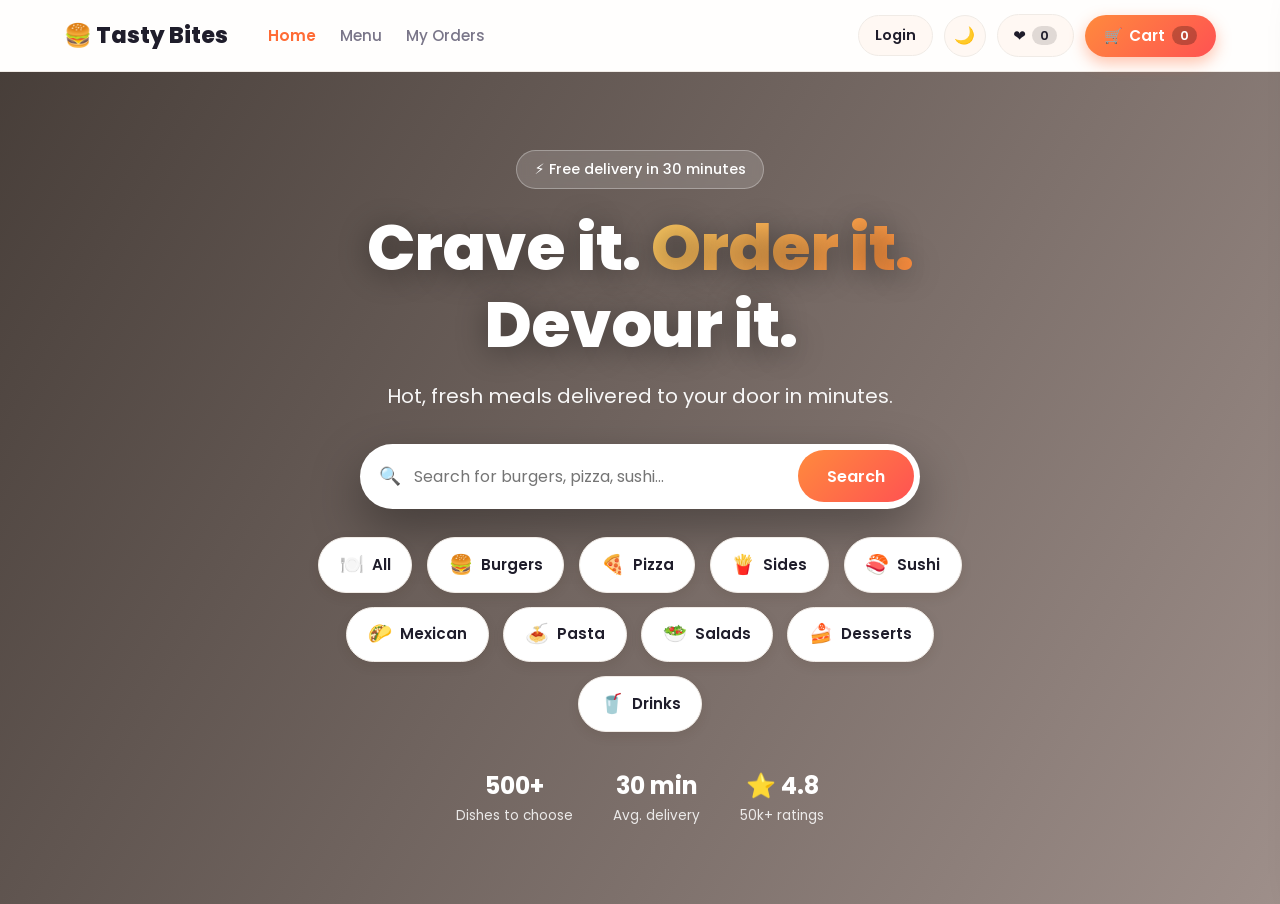
<file: index.html>
<!DOCTYPE html>
<html lang="en">
<head>
  <meta charset="UTF-8" />
  <meta name="viewport" content="width=device-width, initial-scale=1.0" />
  <title>Tasty Bites 🍔 — Order Delicious Food Online</title>

  <link rel="preconnect" href="https://fonts.googleapis.com" />
  <link rel="preconnect" href="https://fonts.gstatic.com" crossorigin />
  <link href="https://fonts.googleapis.com/css2?family=Poppins:wght@400;500;600;700;800&display=swap" rel="stylesheet" />
  <link rel="icon" href="data:image/svg+xml,<svg xmlns='http://www.w3.org/2000/svg' viewBox='0 0 100 100'><text y='.9em' font-size='90'>🍔</text></svg>" />
  <link rel="stylesheet" href="styles.css" />
</head>
<body class="home-page">
  <!-- ===== Header ===== -->
  <header class="header">
    <div class="logo">🍔 Tasty&nbsp;Bites</div>
    <nav class="nav-links">
      <a href="index.html" class="active">Home</a>
      <a href="menu.html">Menu</a>
            <a href="orders.html">My Orders</a>
    </nav>
    <div class="header-actions">
      <div id="auth-area" class="auth-area"></div>
      <button id="theme-toggle" class="theme-toggle" title="Toggle dark mode">🌙</button>
      <button id="wishlist-toggle" class="wishlist-toggle" title="Your wishlist">❤️ <span id="fav-count" class="fav-count">0</span></button>
      <button id="cart-toggle" class="cart-toggle">
        🛒 <span class="cart-label">Cart</span> <span id="cart-count" class="cart-count">0</span>
      </button>
    </div>
  </header>

  <!-- ===== HERO ===== -->
  <section class="hero hero-compact">
    <div class="hero-content">
      <span class="hero-badge">⚡ Free delivery in 30 minutes</span>
      <h1 class="hero-title">Crave it. <span class="grad-text">Order it.</span> Devour it.</h1>
      <p class="hero-subtitle">Hot, fresh meals delivered to your door in minutes.</p>

      <form class="hero-search" id="hero-search-form">
        <span class="search-icon">🔍</span>
        <input type="text" id="search" placeholder="Search for burgers, pizza, sushi..." autocomplete="off" />
        <button type="submit" class="search-btn">Search</button>
      </form>

      <!-- Category quick-links (navigate to the menu page) -->
      <div class="categories hero-categories" id="categories"></div>

      <!-- Trust stats -->
      <div class="hero-stats">
        <div class="stat"><strong>500+</strong><span>Dishes to choose</span></div>
        <div class="stat"><strong>30 min</strong><span>Avg. delivery</span></div>
        <div class="stat"><strong>⭐ 4.8</strong><span>50k+ ratings</span></div>
      </div>
    </div>
  </section>

  <!-- ===== Cart sidebar ===== -->
  <aside class="cart" id="cart">
    <div class="cart-header">
      <h2>Your Order</h2>
      <button id="cart-close" class="cart-close">✕</button>
    </div>
    <ul class="cart-items" id="cart-items">
      <li class="cart-empty">Your cart is empty 🛒</li>
    </ul>
    <div class="cart-footer">
      <div class="bill" id="bill" hidden>
        <div class="bill-row"><span>Item total</span><span id="bill-subtotal">₹0</span></div>
        <div class="bill-row"><span>Delivery fee</span><span id="bill-delivery">₹0</span></div>
        <div class="bill-row"><span>GST (5%)</span><span id="bill-gst">₹0</span></div>
        <div class="bill-row bill-grand"><span>To Pay</span><span id="cart-total">₹0</span></div>
      </div>
      <button id="checkout-btn" class="place-order" disabled>Checkout</button>
    </div>
  </aside>

  <!-- ===== Checkout modal ===== -->
  <div class="modal" id="checkout-modal">
    <div class="modal-box">
      <div class="modal-header">
        <h2>Checkout</h2>
        <button id="modal-close" class="cart-close">✕</button>
      </div>
      <form id="checkout-form" class="checkout-form">
        <label>Full Name<input type="text" id="cust-name" required placeholder="manasa" /></label>
        <label>Phone Number<input type="tel" id="cust-phone" required placeholder="9876543210" pattern="[0-9 +\-]{7,15}" title="Enter a valid phone number" /></label>
        <label>Delivery Address<textarea id="cust-address" required rows="3" placeholder="House no, street, city"></textarea></label>
        <div class="order-summary" id="order-summary"></div>
        <button type="submit" class="place-order">Place Order ✅</button>
      </form>
    </div>
  </div>

  <!-- ===== Login / Sign-up modal ===== -->
  <div class="modal" id="auth-modal">
    <div class="modal-box">
      <div class="modal-header">
        <h2 id="auth-title">Login</h2>
        <button id="auth-close" class="cart-close">✕</button>
      </div>

      <!-- Login form -->
      <form id="login-form" class="checkout-form auth-form">
        <label>Email<input type="email" id="login-email" required placeholder="you@example.com" /></label>
        <label>Password<input type="password" id="login-password" required placeholder="Your password" /></label>
        <button type="submit" class="place-order">Login</button>
        <p class="auth-switch">New here? <a href="#" id="show-signup">Create an account</a></p>
      </form>

      <!-- Sign-up form -->
      <form id="signup-form" class="checkout-form auth-form" hidden>
        <label>Full Name<input type="text" id="signup-name" required placeholder="manasa" /></label>
        <label>Email<input type="email" id="signup-email" required placeholder="you@example.com" /></label>
        <label>Password<input type="password" id="signup-password" required minlength="4" placeholder="At least 4 characters" /></label>
        <button type="submit" class="place-order">Create account ✅</button>
        <p class="auth-switch">Already have an account? <a href="#" id="show-login">Login</a></p>
      </form>
    </div>
  </div>

  <div class="overlay" id="overlay"></div>
  <div class="toast" id="toast" hidden></div>

  <script src="script.js"></script>
</body>
</html>
</file>
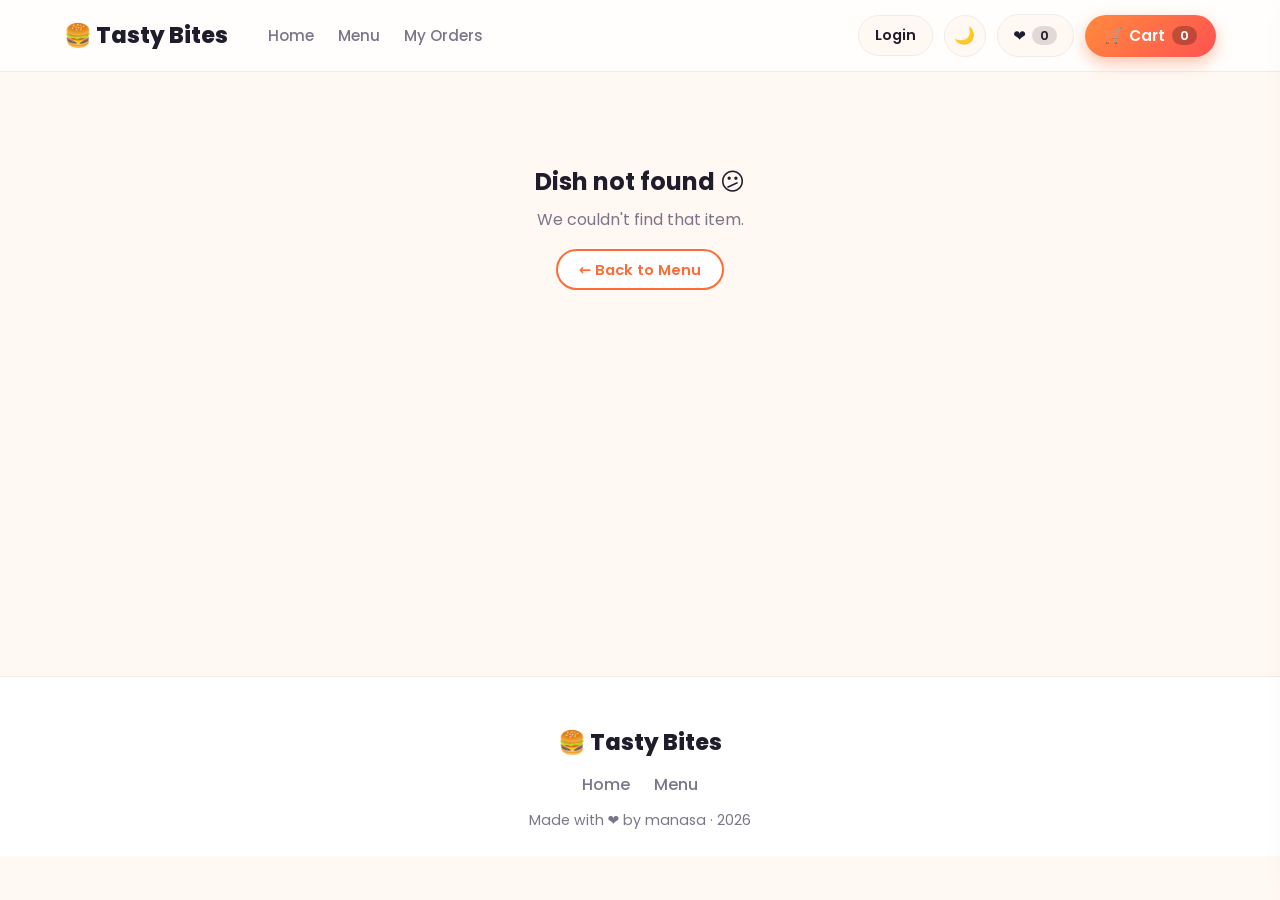
<file: details.html>
<!DOCTYPE html>
<html lang="en">
<head>
  <meta charset="UTF-8" />
  <meta name="viewport" content="width=device-width, initial-scale=1.0" />
  <title>Dish Details · Tasty Bites 🍔</title>

  <link rel="preconnect" href="https://fonts.googleapis.com" />
  <link rel="preconnect" href="https://fonts.gstatic.com" crossorigin />
  <link href="https://fonts.googleapis.com/css2?family=Poppins:wght@400;500;600;700;800&display=swap" rel="stylesheet" />
  <link rel="icon" href="data:image/svg+xml,<svg xmlns='http://www.w3.org/2000/svg' viewBox='0 0 100 100'><text y='.9em' font-size='90'>🍔</text></svg>" />
  <link rel="stylesheet" href="styles.css" />
</head>
<body class="details-page">
  <!-- ===== Header ===== -->
  <header class="header">
    <div class="logo">🍔 Tasty&nbsp;Bites</div>
    <nav class="nav-links">
      <a href="index.html">Home</a>
      <a href="menu.html">Menu</a>
      <a href="orders.html">My Orders</a>
    </nav>
    <div class="header-actions">
      <div id="auth-area" class="auth-area"></div>
      <button id="theme-toggle" class="theme-toggle" title="Toggle dark mode">🌙</button>
      <button id="wishlist-toggle" class="wishlist-toggle" title="Your wishlist">❤️ <span id="fav-count" class="fav-count">0</span></button>
      <button id="cart-toggle" class="cart-toggle">
        🛒 <span class="cart-label">Cart</span> <span id="cart-count" class="cart-count">0</span>
      </button>
    </div>
  </header>

  <!-- ===== Food details (filled by script.js from ?id=) ===== -->
  <main class="detail-wrap" id="detail-container"></main>

  <!-- ===== Cart sidebar ===== -->
  <aside class="cart" id="cart">
    <div class="cart-header">
      <h2>Your Order</h2>
      <button id="cart-close" class="cart-close">✕</button>
    </div>
    <ul class="cart-items" id="cart-items">
      <li class="cart-empty">Your cart is empty 🛒</li>
    </ul>
    <div class="cart-footer">
      <div class="bill" id="bill" hidden>
        <div class="bill-row"><span>Item total</span><span id="bill-subtotal">₹0</span></div>
        <div class="bill-row"><span>Delivery fee</span><span id="bill-delivery">₹0</span></div>
        <div class="bill-row"><span>GST (5%)</span><span id="bill-gst">₹0</span></div>
        <div class="bill-row bill-grand"><span>To Pay</span><span id="cart-total">₹0</span></div>
      </div>
      <button id="checkout-btn" class="place-order" disabled>Checkout</button>
    </div>
  </aside>

  <!-- ===== Checkout modal ===== -->
  <div class="modal" id="checkout-modal">
    <div class="modal-box">
      <div class="modal-header">
        <h2>Checkout</h2>
        <button id="modal-close" class="cart-close">✕</button>
      </div>
      <form id="checkout-form" class="checkout-form">
        <label>Full Name<input type="text" id="cust-name" required placeholder="manasa" /></label>
        <label>Phone Number<input type="tel" id="cust-phone" required placeholder="9876543210" pattern="[0-9 +\-]{7,15}" title="Enter a valid phone number" /></label>
        <label>Delivery Address<textarea id="cust-address" required rows="3" placeholder="House no, street, city"></textarea></label>
        <div class="order-summary" id="order-summary"></div>
        <button type="submit" class="place-order">Place Order ✅</button>
      </form>
    </div>
  </div>

  <!-- ===== Login / Sign-up modal ===== -->
  <div class="modal" id="auth-modal">
    <div class="modal-box">
      <div class="modal-header">
        <h2 id="auth-title">Login</h2>
        <button id="auth-close" class="cart-close">✕</button>
      </div>

      <!-- Login form -->
      <form id="login-form" class="checkout-form auth-form">
        <label>Email<input type="email" id="login-email" required placeholder="you@example.com" /></label>
        <label>Password<input type="password" id="login-password" required placeholder="Your password" /></label>
        <button type="submit" class="place-order">Login</button>
        <p class="auth-switch">New here? <a href="#" id="show-signup">Create an account</a></p>
      </form>

      <!-- Sign-up form -->
      <form id="signup-form" class="checkout-form auth-form" hidden>
        <label>Full Name<input type="text" id="signup-name" required placeholder="manasa" /></label>
        <label>Email<input type="email" id="signup-email" required placeholder="you@example.com" /></label>
        <label>Password<input type="password" id="signup-password" required minlength="4" placeholder="At least 4 characters" /></label>
        <button type="submit" class="place-order">Create account ✅</button>
        <p class="auth-switch">Already have an account? <a href="#" id="show-login">Login</a></p>
      </form>
    </div>
  </div>

  <div class="overlay" id="overlay"></div>
  <div class="toast" id="toast" hidden></div>

  <footer class="footer footer-slim">
    <div class="logo">🍔 Tasty Bites</div>
    <div class="footer-links">
      <a href="index.html">Home</a>
      <a href="menu.html">Menu</a>
    </div>
    <p class="footer-bottom">Made with ❤️ by manasa · 2026</p>
  </footer>

  <script src="script.js"></script>
</body>
</html>
</file>
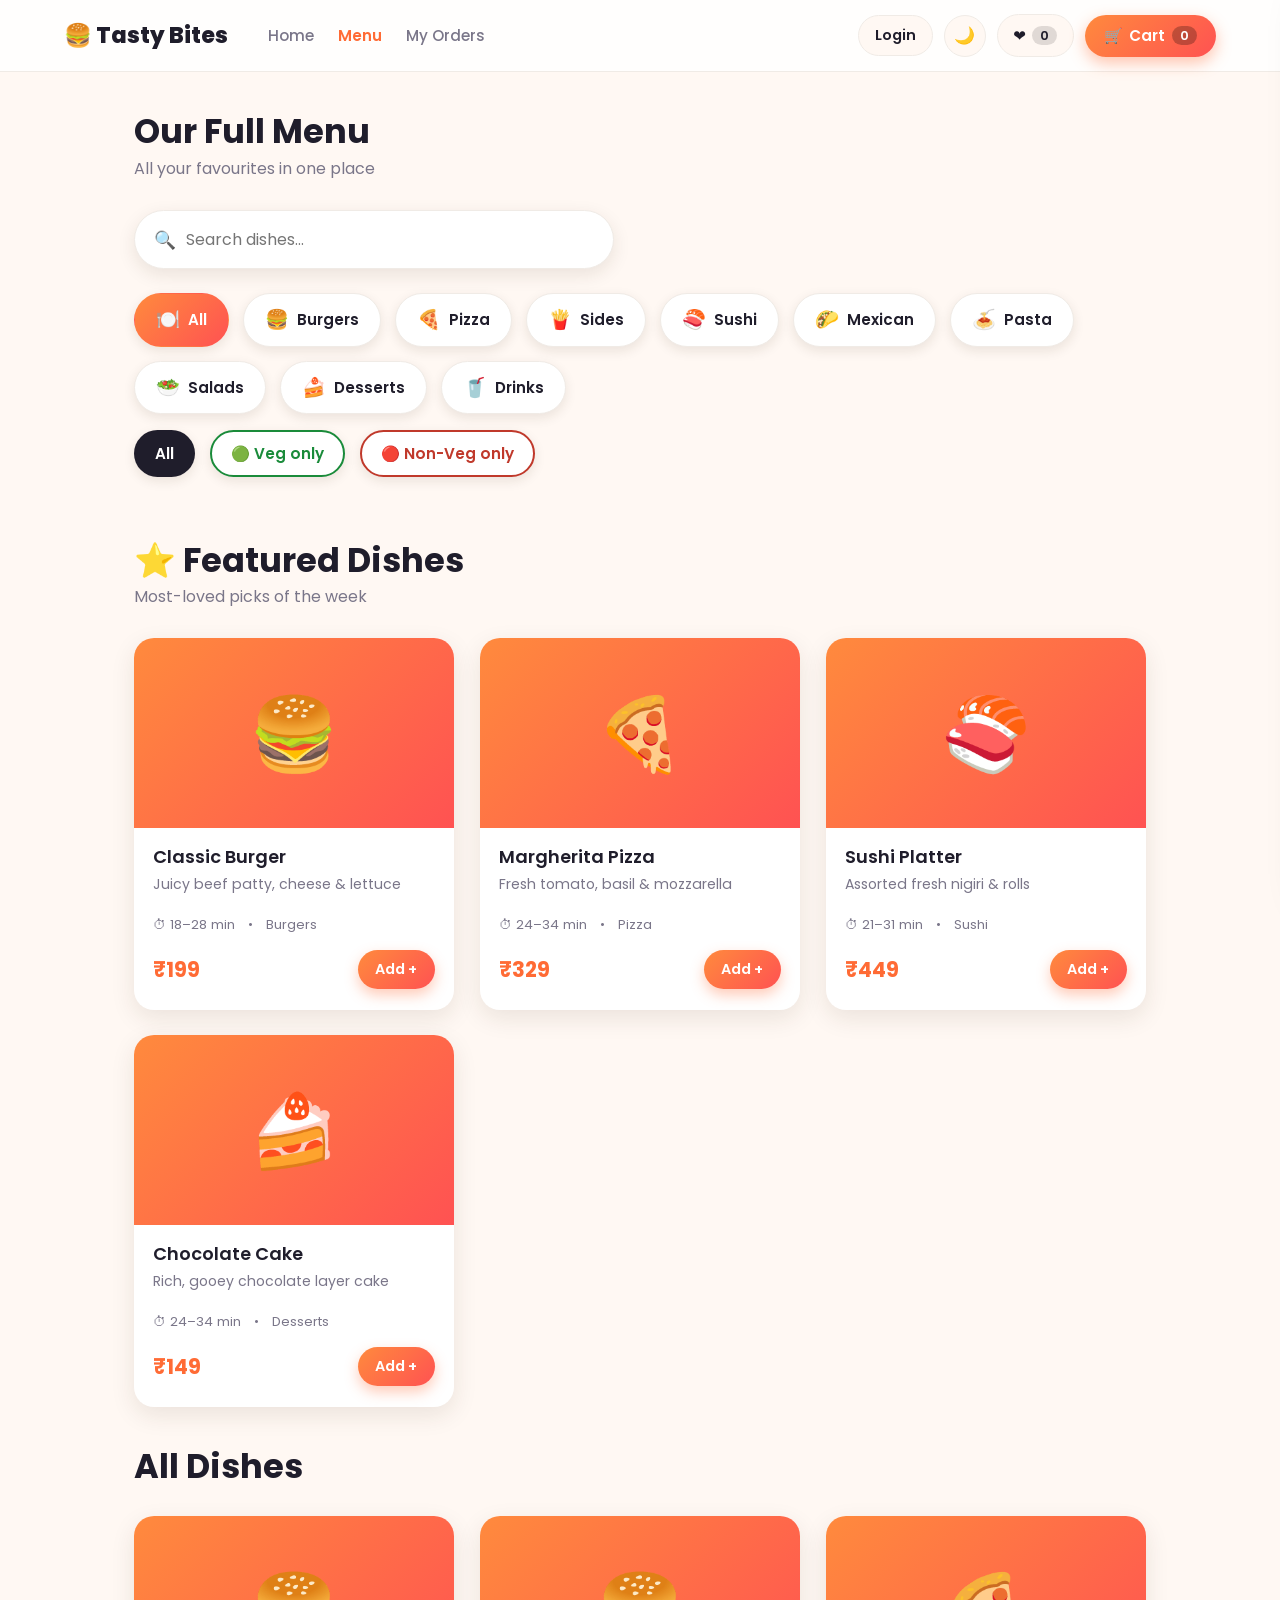
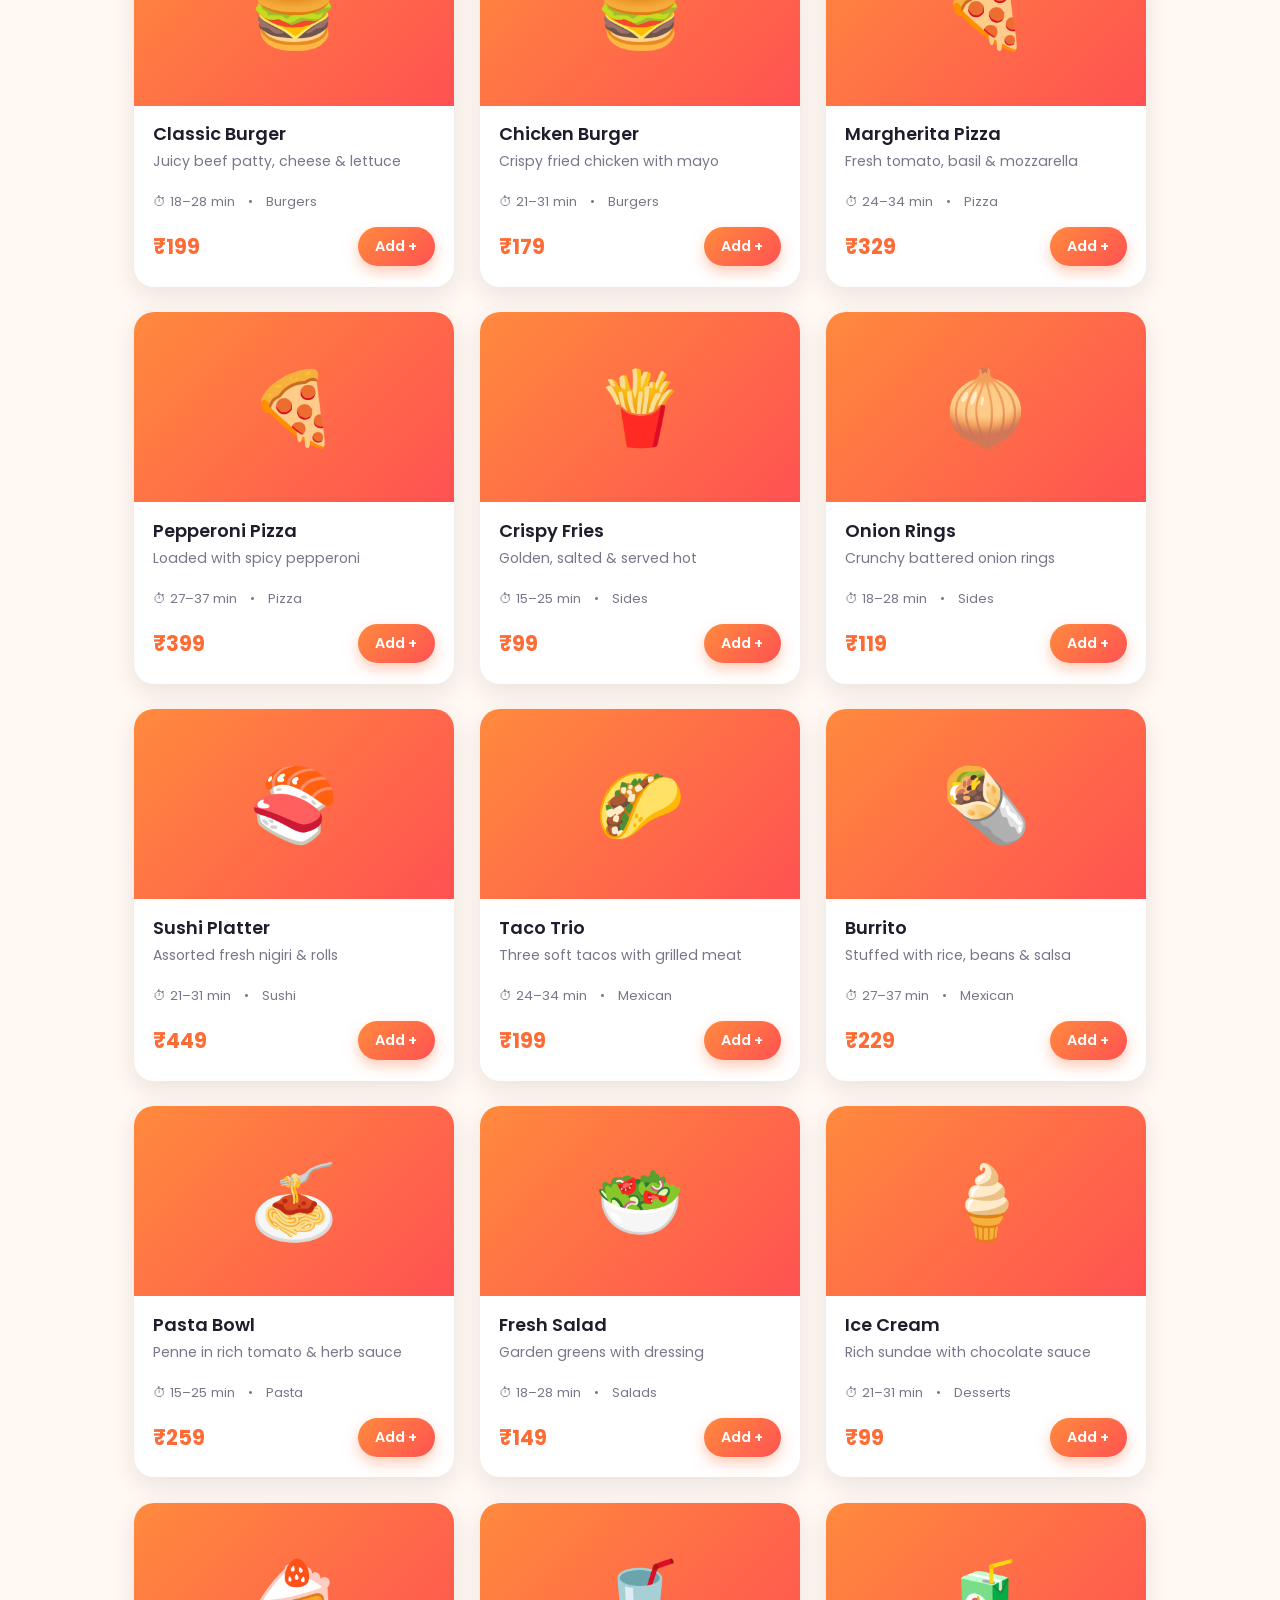
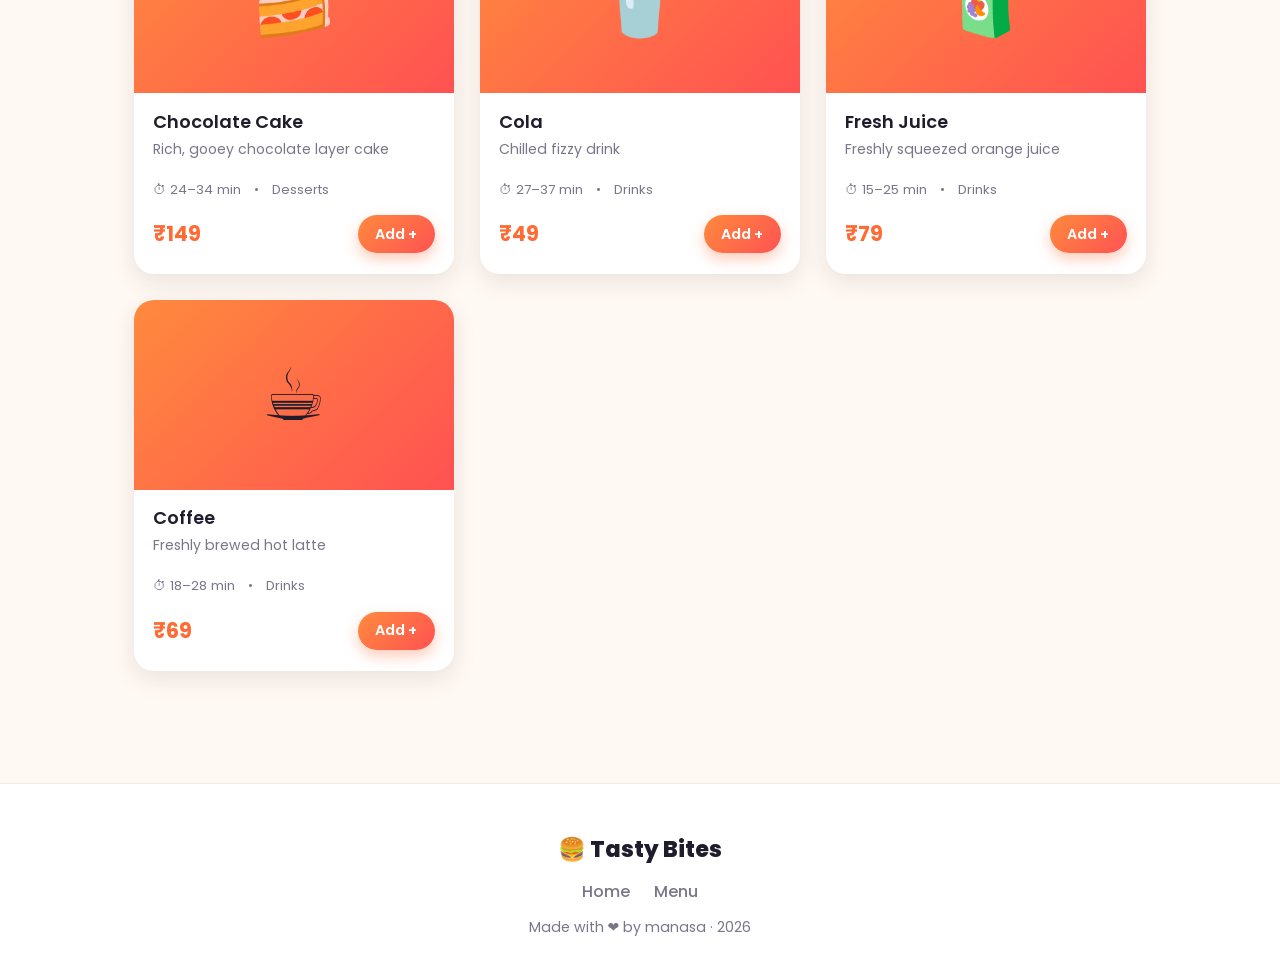
<file: menu.html>
<!DOCTYPE html>
<html lang="en">
<head>
  <meta charset="UTF-8" />
  <meta name="viewport" content="width=device-width, initial-scale=1.0" />
  <title>Menu · Tasty Bites 🍔</title>

  <link rel="preconnect" href="https://fonts.googleapis.com" />
  <link rel="preconnect" href="https://fonts.gstatic.com" crossorigin />
  <link href="https://fonts.googleapis.com/css2?family=Poppins:wght@400;500;600;700;800&display=swap" rel="stylesheet" />
  <link rel="icon" href="data:image/svg+xml,<svg xmlns='http://www.w3.org/2000/svg' viewBox='0 0 100 100'><text y='.9em' font-size='90'>🍔</text></svg>" />
  <link rel="stylesheet" href="styles.css" />
</head>
<body class="menu-page">
  <!-- ===== Header ===== -->
  <header class="header">
    <div class="logo">🍔 Tasty&nbsp;Bites</div>
    <nav class="nav-links">
      <a href="index.html">Home</a>
      <a href="menu.html" class="active">Menu</a>
      <a href="orders.html">My Orders</a>
    </nav>
    <div class="header-actions">
      <div id="auth-area" class="auth-area"></div>
      <button id="theme-toggle" class="theme-toggle" title="Toggle dark mode">🌙</button>
      <button id="wishlist-toggle" class="wishlist-toggle" title="Your wishlist">❤️ <span id="fav-count" class="fav-count">0</span></button>
      <button id="cart-toggle" class="cart-toggle">
        🛒 <span class="cart-label">Cart</span> <span id="cart-count" class="cart-count">0</span>
      </button>
    </div>
  </header>

  <!-- ===== Menu page title + filters ===== -->
  <section class="menu-top">
    <div class="section-head">
      <h2>Our Full Menu</h2>
      <p>All your favourites in one place</p>
    </div>

    <form class="menu-search" id="hero-search-form">
      <span class="search-icon">🔍</span>
      <input type="text" id="search" placeholder="Search dishes..." autocomplete="off" />
    </form>

    <div class="categories" id="categories"></div>

    <!-- Veg / Non-veg diet filter -->
    <div class="diet-filters" id="diet-filters">
      <button class="diet-btn active" onclick="setDiet('All')">All</button>
      <button class="diet-btn diet-veg" onclick="setDiet('veg')">🟢 Veg only</button>
      <button class="diet-btn diet-nonveg" onclick="setDiet('nonveg')">🔴 Non-Veg only</button>
    </div>
  </section>

  <!-- ===== Featured dishes (moved here from the home page) ===== -->
  <section class="section featured-section" id="featured-section">
    <div class="section-head">
      <h2>⭐ Featured Dishes</h2>
      <p>Most-loved picks of the week</p>
    </div>
    <div class="menu-grid" id="featured-grid"></div>
  </section>

  <!-- ===== Full menu grid ===== -->
  <main class="section menu-main" id="menu-section">
    <div class="section-head"><h2>All Dishes</h2></div>
    <div class="menu-grid" id="menu-grid"></div>
    <p id="no-results" class="no-results" hidden>No dishes match your search 😕</p>
  </main>

  <!-- ===== Cart sidebar ===== -->
  <aside class="cart" id="cart">
    <div class="cart-header">
      <h2>Your Order</h2>
      <button id="cart-close" class="cart-close">✕</button>
    </div>
    <ul class="cart-items" id="cart-items">
      <li class="cart-empty">Your cart is empty 🛒</li>
    </ul>
    <div class="cart-footer">
      <div class="bill" id="bill" hidden>
        <div class="bill-row"><span>Item total</span><span id="bill-subtotal">₹0</span></div>
        <div class="bill-row"><span>Delivery fee</span><span id="bill-delivery">₹0</span></div>
        <div class="bill-row"><span>GST (5%)</span><span id="bill-gst">₹0</span></div>
        <div class="bill-row bill-grand"><span>To Pay</span><span id="cart-total">₹0</span></div>
      </div>
      <button id="checkout-btn" class="place-order" disabled>Checkout</button>
    </div>
  </aside>

  <!-- ===== Checkout modal ===== -->
  <div class="modal" id="checkout-modal">
    <div class="modal-box">
      <div class="modal-header">
        <h2>Checkout</h2>
        <button id="modal-close" class="cart-close">✕</button>
      </div>
      <form id="checkout-form" class="checkout-form">
        <label>Full Name<input type="text" id="cust-name" required placeholder="manasa" /></label>
        <label>Phone Number<input type="tel" id="cust-phone" required placeholder="9876543210" pattern="[0-9 +\-]{7,15}" title="Enter a valid phone number" /></label>
        <label>Delivery Address<textarea id="cust-address" required rows="3" placeholder="House no, street, city"></textarea></label>
        <div class="order-summary" id="order-summary"></div>
        <button type="submit" class="place-order">Place Order ✅</button>
      </form>
    </div>
  </div>

  <!-- ===== Login / Sign-up modal ===== -->
  <div class="modal" id="auth-modal">
    <div class="modal-box">
      <div class="modal-header">
        <h2 id="auth-title">Login</h2>
        <button id="auth-close" class="cart-close">✕</button>
      </div>

      <!-- Login form -->
      <form id="login-form" class="checkout-form auth-form">
        <label>Email<input type="email" id="login-email" required placeholder="you@example.com" /></label>
        <label>Password<input type="password" id="login-password" required placeholder="Your password" /></label>
        <button type="submit" class="place-order">Login</button>
        <p class="auth-switch">New here? <a href="#" id="show-signup">Create an account</a></p>
      </form>

      <!-- Sign-up form -->
      <form id="signup-form" class="checkout-form auth-form" hidden>
        <label>Full Name<input type="text" id="signup-name" required placeholder="manasa" /></label>
        <label>Email<input type="email" id="signup-email" required placeholder="you@example.com" /></label>
        <label>Password<input type="password" id="signup-password" required minlength="4" placeholder="At least 4 characters" /></label>
        <button type="submit" class="place-order">Create account ✅</button>
        <p class="auth-switch">Already have an account? <a href="#" id="show-login">Login</a></p>
      </form>
    </div>
  </div>

  <div class="overlay" id="overlay"></div>
  <div class="toast" id="toast" hidden></div>

  <footer class="footer footer-slim">
    <div class="logo">🍔 Tasty Bites</div>
    <div class="footer-links">
      <a href="index.html">Home</a>
      <a href="menu.html">Menu</a>
    </div>
    <p class="footer-bottom">Made with ❤️ by manasa · 2026</p>
  </footer>

  <script src="script.js"></script>
</body>
</html>
</file>
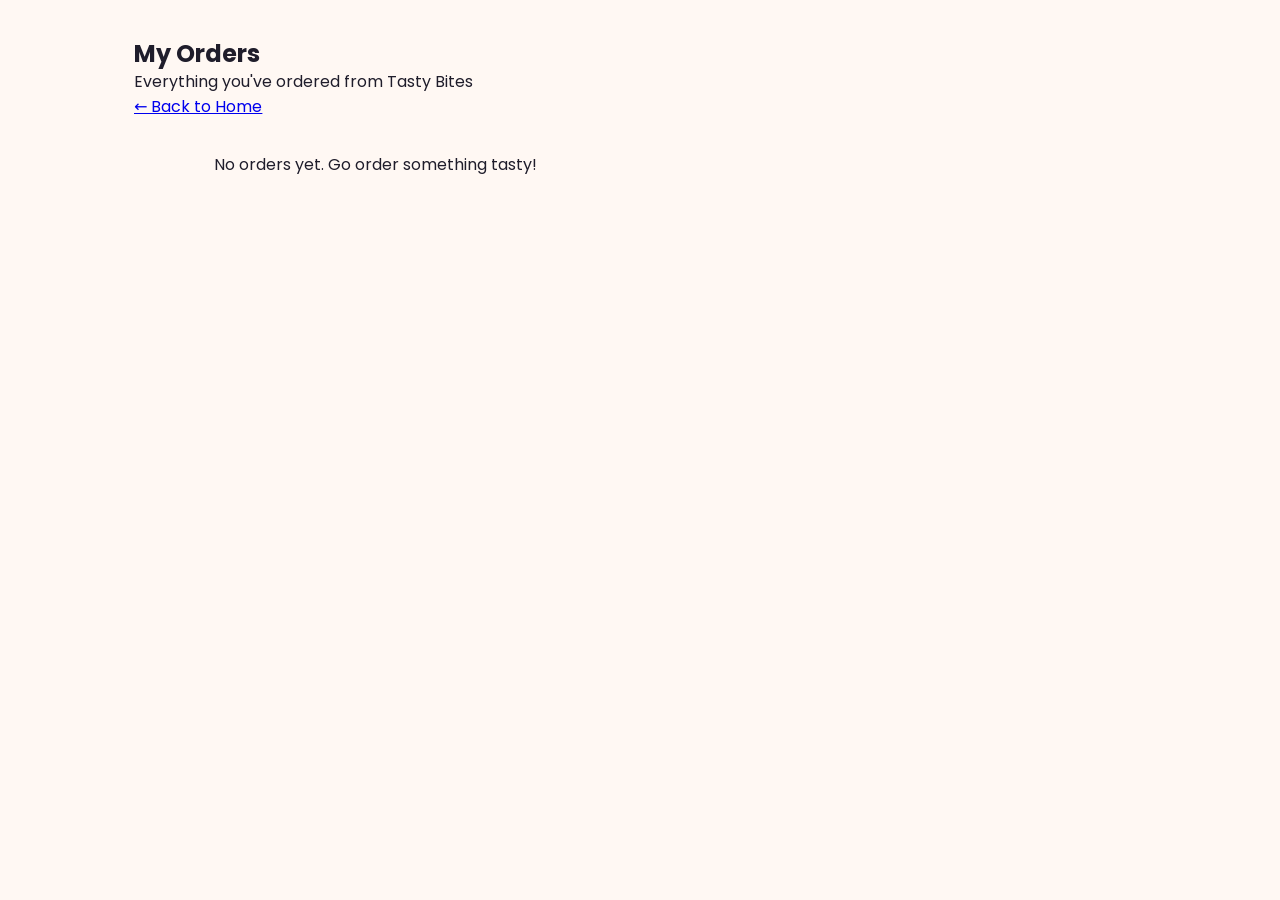
<file: orders.html>
<!DOCTYPE html>
<html lang="en">
<head>
  <meta charset="UTF-8" />
  <meta name="viewport" content="width=device-width, initial-scale=1.0" />
  <title>My Orders · Tasty Bites 🍔</title>
  <link rel="preconnect" href="https://fonts.googleapis.com" />
  <link rel="preconnect" href="https://fonts.gstatic.com" crossorigin />
  <link href="https://fonts.googleapis.com/css2?family=Poppins:wght@400;500;600;700;800&display=swap" rel="stylesheet" />
  <link rel="stylesheet" href="styles.css" />
</head>
<body class="menu-page">

  <section class="menu-top">
    <h1>My Orders</h1>
    <p>Everything you've ordered from Tasty Bites</p>
    <p><a href="index.html">← Back to Home</a></p>
  </section>

  <section id="orders-list" style="max-width:900px;margin:0 auto;padding:24px;"></section>

  <script>
    function renderOrders() {
      const box = document.getElementById("orders-list");
      const orders = JSON.parse(localStorage.getItem("tastyBitesOrders") || "[]");

      if (orders.length === 0) {
        box.innerHTML = "<p>No orders yet. Go order something tasty!</p>";
        return;
      }

      box.innerHTML = orders.map(o => {
        const when = new Date(o.date).toLocaleString("en-IN");
        const items = o.items
          .map(i => `${i.qty} × ${i.name} — ₹${i.price}`)
          .join("<br>");

        return `
          <div style="background:#fff;border-radius:16px;padding:20px;margin-bottom:16px;box-shadow:0 2px 10px rgba(0,0,0,.08);">
            <h3>Order ${o.id}</h3>
            <p><strong>Placed:</strong> ${when}</p>
            <p><strong>Name:</strong> ${o.name} &nbsp; <strong>Phone:</strong> ${o.phone}</p>
            <p><strong>Address:</strong> ${o.address}</p>
            <p><strong>Items:</strong><br>${items}</p>
            <p><strong>Total paid:</strong> ${o.total}</p>
          </div>
        `;
      }).join("");
    }

    renderOrders();
  </script>

</body>
</html>
</file>
<file: styles.css>
/* =====================================================================
   THEME VARIABLES
   ===================================================================== */
:root {
  --bg: #fff8f3;
  --surface: #ffffff;
  --text: #1f1d2b;
  --muted: #7a7689;
  --brand: #ff6b35;
  --brand-2: #f7411e;
  --accent: #ffb627;
  --border: #f0ebe6;
  --shadow: rgba(60, 40, 20, 0.10);
  --shadow-lg: rgba(60, 40, 20, 0.18);
  --grad: linear-gradient(135deg, #ff8a3d 0%, #ff5252 100%);
  --grad-soft: linear-gradient(135deg, #fff1e6 0%, #ffe9ec 100%);
}

body.dark {
  --bg: #15131c;
  --surface: #1f1d2b;
  --text: #f3f1f7;
  --muted: #a39fb3;
  --brand: #ff7d4d;
  --brand-2: #ff5252;
  --accent: #ffc857;
  --border: #2c2939;
  --shadow: rgba(0, 0, 0, 0.4);
  --shadow-lg: rgba(0, 0, 0, 0.55);
  --grad: linear-gradient(135deg, #ff7d4d 0%, #ff4b4b 100%);
  --grad-soft: linear-gradient(135deg, #241f2e 0%, #2a1f28 100%);
}

* { margin: 0; padding: 0; box-sizing: border-box; }

html { scroll-behavior: smooth; }

body {
  font-family: 'Poppins', system-ui, -apple-system, sans-serif;
  color: var(--text);
  background: var(--bg);
  line-height: 1.6;
  transition: background 0.3s, color 0.3s;
}

h1, h2, h3, h4 { line-height: 1.2; }
.grad-text {
  background: var(--grad);
  -webkit-background-clip: text;
  background-clip: text;
  -webkit-text-fill-color: transparent;
}

/* =====================================================================
   HEADER
   ===================================================================== */
.header {
  display: flex;
  align-items: center;
  gap: 1.5rem;
  padding: 0.9rem 5%;
  background: color-mix(in srgb, var(--surface) 80%, transparent);
  backdrop-filter: blur(12px);
  position: sticky;
  top: 0;
  z-index: 100;
  border-bottom: 1px solid var(--border);
}
.logo { font-size: 1.4rem; font-weight: 800; white-space: nowrap; }

.nav-links { display: flex; gap: 1.5rem; margin-left: 1rem; flex: 1; }
.nav-links a {
  color: var(--muted);
  text-decoration: none;
  font-weight: 500;
  font-size: 0.95rem;
  transition: color 0.2s;
}
.nav-links a:hover { color: var(--brand); }
.nav-links a.active { color: var(--brand); font-weight: 600; }

.header-actions { display: flex; align-items: center; gap: 0.7rem; }

/* Login / Sign-up area in the header */
.auth-area { display: flex; align-items: center; gap: 0.5rem; }
.auth-toggle {
  background: var(--bg);
  border: 1px solid var(--border);
  color: var(--text);
  padding: 0.55rem 1rem;
  border-radius: 999px;
  font-weight: 600; font-size: 0.9rem; font-family: inherit;
  cursor: pointer;
  transition: transform 0.18s ease, border-color 0.2s, color 0.2s;
}
.auth-toggle:hover { transform: translateY(-2px); border-color: var(--brand); color: var(--brand); }
.auth-hi { font-weight: 600; font-size: 0.9rem; color: var(--text); }
.auth-switch { text-align: center; font-size: 0.88rem; color: var(--muted); margin-top: 0.2rem; }
.auth-switch a { color: var(--brand); font-weight: 600; text-decoration: none; }
.auth-switch a:hover { text-decoration: underline; }
@media (max-width: 560px) { .auth-hi { display: none; } }

.theme-toggle {
  background: var(--bg);
  border: 1px solid var(--border);
  font-size: 1.05rem;
  width: 42px; height: 42px;
  border-radius: 50%;
  cursor: pointer;
  transition: transform 0.25s ease, background 0.2s;
}
.theme-toggle:hover { transform: rotate(25deg) scale(1.1); }

.cart-toggle {
  background: var(--grad);
  color: #fff;
  border: none;
  padding: 0.6rem 1.2rem;
  border-radius: 999px;
  font-weight: 600;
  font-size: 0.95rem;
  cursor: pointer;
  font-family: inherit;
  display: flex; align-items: center; gap: 0.4rem;
  box-shadow: 0 6px 16px color-mix(in srgb, var(--brand) 40%, transparent);
  transition: transform 0.18s ease, box-shadow 0.2s;
}
.cart-toggle:hover { transform: translateY(-2px); box-shadow: 0 10px 22px color-mix(in srgb, var(--brand) 55%, transparent); }
.cart-count {
  background: rgba(0, 0, 0, 0.25);
  border-radius: 999px;
  padding: 0.05rem 0.5rem;
  font-size: 0.8rem;
}

/* =====================================================================
   HERO
   ===================================================================== */
.hero {
  position: relative;
  min-height: 78vh;
  display: flex;
  align-items: center;
  justify-content: center;
  text-align: center;
  padding: 4rem 5%;
  background:
    linear-gradient(120deg, rgba(20, 10, 5, 0.78), rgba(40, 15, 10, 0.45)),
    url('https://images.unsplash.com/photo-1504674900247-0877df9cc836?w=1600&q=80&auto=format&fit=crop') center/cover no-repeat;
}
.hero-content { max-width: 760px; color: #fff; position: relative; z-index: 2; }

.hero-badge {
  display: inline-block;
  background: rgba(255, 255, 255, 0.15);
  border: 1px solid rgba(255, 255, 255, 0.3);
  backdrop-filter: blur(6px);
  padding: 0.45rem 1.1rem;
  border-radius: 999px;
  font-size: 0.9rem;
  font-weight: 500;
  margin-bottom: 1.3rem;
}
.hero-title {
  font-size: clamp(2.2rem, 6vw, 4rem);
  font-weight: 800;
  margin-bottom: 1rem;
  letter-spacing: -1px;
  text-shadow: 0 4px 30px rgba(0, 0, 0, 0.4);
}
.hero-title .grad-text {
  background: linear-gradient(135deg, #ffd166, #ff8a3d);
  -webkit-background-clip: text; background-clip: text; -webkit-text-fill-color: transparent;
}
.hero-subtitle {
  font-size: clamp(1rem, 2.2vw, 1.25rem);
  opacity: 0.95;
  margin-bottom: 2rem;
  font-weight: 400;
}

/* Hero search */
.hero-search {
  display: flex;
  align-items: center;
  background: #fff;
  border-radius: 999px;
  padding: 0.4rem 0.4rem 0.4rem 1.2rem;
  max-width: 560px;
  margin: 0 auto;
  box-shadow: 0 20px 50px rgba(0, 0, 0, 0.35);
}
.search-icon { font-size: 1.1rem; }
.hero-search input {
  flex: 1;
  border: none;
  outline: none;
  padding: 0.85rem 0.8rem;
  font-size: 1rem;
  font-family: inherit;
  background: transparent;
  color: #1f1d2b;
}
.search-btn {
  background: var(--grad);
  color: #fff;
  border: none;
  padding: 0.85rem 1.8rem;
  border-radius: 999px;
  font-weight: 600;
  font-size: 1rem;
  font-family: inherit;
  cursor: pointer;
  transition: transform 0.18s ease, filter 0.2s;
}
.search-btn:hover { transform: scale(1.04); filter: brightness(1.05); }

/* Hero stats */
.hero-stats {
  display: flex;
  justify-content: center;
  gap: 2.5rem;
  margin-top: 2.2rem;
}
.stat { display: flex; flex-direction: column; }
.stat strong { font-size: 1.5rem; font-weight: 700; }
.stat span { font-size: 0.85rem; opacity: 0.85; }

/* =====================================================================
   SPECIAL OFFERS
   ===================================================================== */
.offers {
  display: grid;
  grid-template-columns: repeat(auto-fit, minmax(250px, 1fr));
  gap: 1.2rem;
  max-width: 1140px;
  margin: -3.5rem auto 0;
  padding: 0 5%;
  position: relative;
  z-index: 5;
}
.offer-card {
  display: flex;
  align-items: center;
  gap: 1rem;
  padding: 1.4rem;
  border-radius: 18px;
  color: #fff;
  box-shadow: 0 14px 34px var(--shadow-lg);
  transition: transform 0.2s ease;
}
.offer-card:hover { transform: translateY(-5px); }
.offer-card h3 { font-size: 1.3rem; font-weight: 700; }
.offer-card p { font-size: 0.88rem; opacity: 0.95; }
.offer-emoji { font-size: 2.4rem; }
.offer-1 { background: linear-gradient(135deg, #ff8a3d, #ff5252); }
.offer-2 { background: linear-gradient(135deg, #36d1dc, #5b86e5); }
.offer-3 { background: linear-gradient(135deg, #a770ef, #cf8bf3, #fdb99b); }

/* =====================================================================
   SECTIONS
   ===================================================================== */
.section { max-width: 1140px; margin: 0 auto; padding: 3.5rem 5% 1rem; }
.section-head { margin-bottom: 1.8rem; }
.section-head h2 { font-size: clamp(1.5rem, 3.5vw, 2.1rem); font-weight: 700; }
.section-head p { color: var(--muted); margin-top: 0.2rem; }

/* Categories */
.categories {
  display: flex;
  flex-wrap: wrap;
  gap: 0.9rem;
}
.cat-btn {
  display: flex;
  align-items: center;
  gap: 0.5rem;
  background: var(--surface);
  color: var(--text);
  border: 1px solid var(--border);
  padding: 0.7rem 1.3rem;
  border-radius: 999px;
  cursor: pointer;
  font-size: 0.95rem;
  font-weight: 600;
  font-family: inherit;
  box-shadow: 0 4px 12px var(--shadow);
  transition: transform 0.18s ease, box-shadow 0.2s, background 0.2s, color 0.2s;
}
.cat-btn .cat-icon { font-size: 1.2rem; }
.cat-btn:hover { transform: translateY(-3px); box-shadow: 0 10px 22px var(--shadow-lg); }
.cat-btn.active { background: var(--grad); color: #fff; border-color: transparent; }
a.cat-btn { text-decoration: none; }

/* ---- Veg / Non-veg diet filter ---- */
.diet-filters {
  display: flex;
  flex-wrap: wrap;
  gap: 0.9rem;
  margin-top: 1rem;
}
.diet-btn {
  background: var(--surface);
  color: var(--text);
  border: 2px solid var(--border);
  padding: 0.6rem 1.2rem;
  border-radius: 999px;
  cursor: pointer;
  font-size: 0.95rem;
  font-weight: 600;
  font-family: inherit;
  box-shadow: 0 4px 12px var(--shadow);
  transition: transform 0.18s ease, box-shadow 0.2s, background 0.2s, color 0.2s, border-color 0.2s;
}
.diet-btn:hover { transform: translateY(-3px); box-shadow: 0 10px 22px var(--shadow-lg); }

/* Outline colours so the buttons read as veg/non-veg even when unselected */
.diet-veg    { border-color: #1a8b3a; color: #1a8b3a; }
.diet-nonveg { border-color: #c0392b; color: #c0392b; }

/* Selected state fills the button with its colour */
.diet-btn.active           { background: var(--text); color: #fff; border-color: transparent; }
.diet-veg.active           { background: #1a8b3a; color: #fff; border-color: transparent; }
.diet-nonveg.active        { background: #c0392b; color: #fff; border-color: transparent; }

/* =====================================================================
   COMPACT HOME LAYOUT
   ===================================================================== */
/* Home hero fills exactly one screen (viewport minus the sticky header) */
.hero-compact {
  min-height: calc(100vh - 68px);
  padding-top: 2rem;
  padding-bottom: 2rem;
}
/* Stop the landing page from scrolling */
.home-page { overflow: hidden; }
.hero-categories {
  justify-content: center;
  margin-top: 1.8rem;
  max-width: 680px;
  margin-left: auto;
  margin-right: auto;
}

.section-head-row {
  display: flex;
  align-items: flex-end;
  justify-content: space-between;
  gap: 1rem;
  flex-wrap: wrap;
}
.view-all-btn {
  background: var(--surface);
  color: var(--brand);
  border: 2px solid var(--brand);
  padding: 0.55rem 1.3rem;
  border-radius: 999px;
  font-weight: 600;
  font-size: 0.92rem;
  text-decoration: none;
  white-space: nowrap;
  transition: background 0.2s, color 0.2s, transform 0.15s;
}
.view-all-btn:hover { background: var(--grad); color: #fff; border-color: transparent; transform: translateY(-2px); }
.featured-home { padding-bottom: 3rem; }

/* =====================================================================
   MENU PAGE
   ===================================================================== */
.menu-top { max-width: 1140px; margin: 0 auto; padding: 2.5rem 5% 0.5rem; }
.menu-search {
  display: flex;
  align-items: center;
  gap: 0.6rem;
  background: var(--surface);
  border: 1px solid var(--border);
  border-radius: 999px;
  padding: 0.3rem 1.2rem;
  max-width: 480px;
  margin: 0 0 1.5rem;
  box-shadow: 0 6px 18px var(--shadow);
}
.menu-search input {
  flex: 1; border: none; outline: none; background: transparent;
  padding: 0.7rem 0; font-size: 1rem; font-family: inherit; color: var(--text);
}
.menu-main { padding-top: 1.5rem; padding-bottom: 3rem; min-height: 50vh; }

/* =====================================================================
   FOOD DETAILS PAGE
   ===================================================================== */
.detail-wrap { max-width: 1000px; margin: 0 auto; padding: 2rem 5% 1rem; min-height: 60vh; }
.back-link {
  display: inline-block;
  margin-bottom: 1.4rem;
  color: var(--brand);
  text-decoration: none;
  font-weight: 600;
}
.back-link:hover { text-decoration: underline; }

.detail-card {
  display: grid;
  grid-template-columns: 1fr 1fr;
  gap: 2.5rem;
  background: var(--surface);
  border-radius: 24px;
  padding: 1.4rem;
  box-shadow: 0 14px 40px var(--shadow);
}
.detail-img-wrap {
  position: relative;
  border-radius: 18px;
  overflow: hidden;
  min-height: 320px;
  background: var(--grad);
  display: flex; align-items: center; justify-content: center;
}
.detail-img-wrap img { width: 100%; height: 100%; object-fit: cover; }

.detail-info { display: flex; flex-direction: column; padding: 0.6rem 0.6rem 0.6rem 0; }
.detail-cat {
  align-self: flex-start;
  background: var(--grad-soft);
  color: var(--brand);
  padding: 0.35rem 0.9rem;
  border-radius: 999px;
  font-weight: 600;
  font-size: 0.85rem;
  margin-bottom: 0.8rem;
}
.detail-info h1 { font-size: clamp(1.8rem, 4vw, 2.6rem); font-weight: 800; margin-bottom: 0.7rem; }
.detail-meta { display: flex; flex-wrap: wrap; gap: 1.2rem; color: var(--muted); font-weight: 500; margin-bottom: 1.1rem; }
.veg-label.veg { color: #2b9348; }
.veg-label.nonveg { color: #c0392b; }
.detail-desc { color: var(--muted); font-size: 1.05rem; line-height: 1.7; margin-bottom: 1.4rem; }
.detail-price { font-size: 2.2rem; font-weight: 800; color: var(--brand); margin-bottom: 1.3rem; }

.qty-row { display: flex; align-items: center; gap: 1rem; margin-bottom: 1.4rem; }
.qty-row button {
  width: 44px; height: 44px;
  border: 1px solid var(--border);
  background: var(--bg); color: var(--text);
  border-radius: 12px; cursor: pointer; font-size: 1.4rem; font-weight: 700;
  transition: background 0.2s;
}
.qty-row button:hover { background: var(--grad-soft); }
.qty-row #detail-qty { font-size: 1.3rem; font-weight: 700; min-width: 2rem; text-align: center; }

.detail-add { align-self: flex-start; padding: 0.9rem 2.2rem; font-size: 1.05rem; }

.detail-missing { text-align: center; padding: 4rem 1rem; }
.detail-missing h2 { margin-bottom: 0.6rem; }
.detail-missing p { color: var(--muted); margin-bottom: 1.5rem; }

@media (max-width: 720px) {
  .detail-card { grid-template-columns: 1fr; gap: 1.4rem; }
  .detail-img-wrap { min-height: 240px; }
}

/* =====================================================================
   SLIM FOOTER
   ===================================================================== */
.footer-slim {
  display: flex;
  flex-direction: column;
  align-items: center;
  gap: 0.7rem;
  text-align: center;
  margin-top: 2rem;
  padding: 2rem 5%;
}
.footer-links { display: flex; gap: 1.5rem; }
.footer-links a { color: var(--muted); text-decoration: none; font-weight: 500; transition: color 0.2s; }
.footer-links a:hover { color: var(--brand); }
.footer-slim .footer-bottom { margin-top: 0; }

/* =====================================================================
   MENU CARDS
   ===================================================================== */
.menu-grid {
  display: grid;
  grid-template-columns: repeat(auto-fill, minmax(240px, 1fr));
  gap: 1.6rem;
}
.card {
  background: var(--surface);
  border-radius: 20px;
  overflow: hidden;
  box-shadow: 0 8px 24px var(--shadow);
  transition: transform 0.25s ease, box-shadow 0.25s ease;
  display: flex;
  flex-direction: column;
  cursor: pointer;
}
.card:hover {
  transform: translateY(-10px);
  box-shadow: 0 22px 44px var(--shadow-lg);
}

.card-img-wrap {
  position: relative;
  width: 100%;
  height: 190px;
  overflow: hidden;
  background: var(--grad);
  display: flex; align-items: center; justify-content: center;
}
.card-img { width: 100%; height: 100%; object-fit: cover; transition: transform 0.5s ease; }
.card:hover .card-img { transform: scale(1.1); }
.emoji-fallback { font-size: 4.5rem; }

/* Heart / wishlist button on each dish card */
.fav-btn {
  position: absolute;
  top: 10px; left: 10px;
  width: 38px; height: 38px;
  border: none; border-radius: 50%;
  background: rgba(255, 255, 255, 0.92);
  font-size: 1.05rem; line-height: 1;
  cursor: pointer;
  display: flex; align-items: center; justify-content: center;
  box-shadow: 0 4px 10px rgba(0, 0, 0, 0.18);
  transition: transform 0.15s ease;
  z-index: 2;
}
.fav-btn:hover { transform: scale(1.18); }
.fav-btn.is-fav { background: #fff; }

/* "Save to wishlist" button on the details page */
.detail-fav {
  margin-top: 0.7rem;
  background: var(--bg);
  border: 1px solid var(--border);
  color: var(--text);
  padding: 0.7rem 1.1rem;
  border-radius: 12px;
  font-weight: 600; font-family: inherit; font-size: 0.95rem;
  cursor: pointer;
  display: inline-flex; align-items: center; gap: 0.4rem;
  transition: border-color 0.2s, color 0.2s, transform 0.15s ease;
}
.detail-fav:hover { transform: translateY(-2px); }
.detail-fav.is-fav { border-color: var(--brand); color: var(--brand); background: var(--grad-soft); }

/* Header wishlist button */
.wishlist-toggle {
  background: var(--bg);
  border: 1px solid var(--border);
  color: var(--text);
  padding: 0.55rem 0.95rem;
  border-radius: 999px;
  font-weight: 600; font-size: 0.95rem; font-family: inherit;
  cursor: pointer;
  display: flex; align-items: center; gap: 0.4rem;
  transition: transform 0.18s ease, border-color 0.2s, color 0.2s;
}
.wishlist-toggle:hover { transform: translateY(-2px); border-color: var(--brand); }
.wishlist-toggle.active { border-color: var(--brand); color: var(--brand); background: var(--grad-soft); }
.wishlist-toggle .fav-count {
  background: rgba(0, 0, 0, 0.12);
  border-radius: 999px;
  padding: 0.05rem 0.5rem;
  font-size: 0.8rem;
}

.rating-badge {
  position: absolute;
  bottom: 10px; left: 10px;
  background: rgba(0, 0, 0, 0.72);
  color: #ffd000;
  font-size: 0.82rem;
  font-weight: 700;
  padding: 0.18rem 0.55rem;
  border-radius: 8px;
  backdrop-filter: blur(2px);
}

/* Veg / Non-veg marker (Swiggy/Zomato style square + dot) */
.veg-badge {
  position: absolute;
  top: 10px; right: 10px;
  width: 22px; height: 22px;
  background: #fff;
  border: 2px solid;
  border-radius: 5px;
  box-sizing: border-box;
  display: flex; align-items: center; justify-content: center;
  box-shadow: 0 2px 6px rgba(0, 0, 0, 0.25);
}
.veg-badge::after { content: ""; width: 10px; height: 10px; border-radius: 50%; }
.veg-badge.veg { border-color: #2b9348; }
.veg-badge.veg::after { background: #2b9348; }
.veg-badge.nonveg { border-color: #c0392b; }
.veg-badge.nonveg::after { background: #c0392b; }

.card-body { padding: 1.1rem 1.2rem 1.3rem; display: flex; flex-direction: column; gap: 0.35rem; flex: 1; }
.card h3 { font-size: 1.12rem; font-weight: 600; }
.card .desc { color: var(--muted); font-size: 0.88rem; min-height: 2.4em; }
.card-meta { display: flex; align-items: center; gap: 0.8rem; color: var(--muted); font-size: 0.82rem; margin-top: 0.1rem; }
.card-foot { display: flex; align-items: center; justify-content: space-between; margin-top: 0.6rem; }
.card .price { font-weight: 700; color: var(--brand); font-size: 1.3rem; }

.add-btn {
  background: var(--grad);
  color: #fff;
  border: none;
  padding: 0.55rem 1.1rem;
  border-radius: 999px;
  font-weight: 600;
  font-size: 0.9rem;
  font-family: inherit;
  cursor: pointer;
  box-shadow: 0 6px 14px color-mix(in srgb, var(--brand) 35%, transparent);
  transition: transform 0.15s ease, box-shadow 0.2s, filter 0.2s;
}
.add-btn:hover { transform: translateY(-2px); filter: brightness(1.06); box-shadow: 0 10px 20px color-mix(in srgb, var(--brand) 50%, transparent); }
.add-btn:active { transform: translateY(0); }

.no-results { text-align: center; color: var(--muted); padding: 2.5rem; font-size: 1.1rem; grid-column: 1 / -1; }

/* =====================================================================
   HOW IT WORKS
   ===================================================================== */
.steps {
  display: grid;
  grid-template-columns: repeat(auto-fit, minmax(240px, 1fr));
  gap: 1.5rem;
}
.step {
  position: relative;
  background: var(--surface);
  border: 1px solid var(--border);
  border-radius: 20px;
  padding: 2.2rem 1.5rem 1.6rem;
  text-align: center;
  box-shadow: 0 8px 24px var(--shadow);
  transition: transform 0.2s ease, box-shadow 0.2s ease;
}
.step:hover { transform: translateY(-6px); box-shadow: 0 18px 38px var(--shadow-lg); }
.step-icon {
  font-size: 2.6rem;
  width: 78px; height: 78px;
  margin: 0 auto 0.9rem;
  display: flex; align-items: center; justify-content: center;
  background: var(--grad-soft);
  border-radius: 50%;
}
.step-num {
  position: absolute;
  top: 1.2rem; right: 1.4rem;
  font-size: 2.4rem; font-weight: 800;
  color: var(--border);
  line-height: 1;
}
.step h3 { font-size: 1.18rem; margin-bottom: 0.4rem; }
.step p { color: var(--muted); font-size: 0.92rem; }

/* =====================================================================
   WHY CHOOSE US
   ===================================================================== */
.features {
  display: grid;
  grid-template-columns: repeat(auto-fit, minmax(210px, 1fr));
  gap: 1.4rem;
}
.feature {
  background: var(--surface);
  border-radius: 18px;
  padding: 1.8rem 1.4rem;
  text-align: center;
  box-shadow: 0 8px 22px var(--shadow);
  transition: transform 0.2s ease;
}
.feature:hover { transform: translateY(-6px); }
.feature-icon {
  font-size: 2.2rem;
  width: 64px; height: 64px;
  margin: 0 auto 0.8rem;
  display: flex; align-items: center; justify-content: center;
  background: var(--grad);
  border-radius: 18px;
  box-shadow: 0 8px 18px color-mix(in srgb, var(--brand) 35%, transparent);
}
.feature h3 { font-size: 1.1rem; margin-bottom: 0.35rem; }
.feature p { color: var(--muted); font-size: 0.9rem; }

/* =====================================================================
   CUSTOMER REVIEWS
   ===================================================================== */
.reviews {
  display: grid;
  grid-template-columns: repeat(auto-fit, minmax(280px, 1fr));
  gap: 1.5rem;
}
.review {
  background: var(--surface);
  border: 1px solid var(--border);
  border-radius: 20px;
  padding: 1.8rem;
  box-shadow: 0 8px 24px var(--shadow);
  transition: transform 0.2s ease, box-shadow 0.2s ease;
}
.review:hover { transform: translateY(-6px); box-shadow: 0 18px 38px var(--shadow-lg); }
.review .stars { font-size: 1rem; margin-bottom: 0.8rem; letter-spacing: 2px; }
.review .quote { font-style: italic; color: var(--text); margin-bottom: 1.3rem; line-height: 1.6; }
.reviewer { display: flex; align-items: center; gap: 0.8rem; }
.avatar {
  width: 46px; height: 46px;
  border-radius: 50%;
  color: #fff; font-weight: 700; font-size: 1.2rem;
  display: flex; align-items: center; justify-content: center;
  flex-shrink: 0;
}
.reviewer strong { display: block; font-size: 0.95rem; }
.reviewer span { color: var(--muted); font-size: 0.82rem; }

/* =====================================================================
   CART SIDEBAR
   ===================================================================== */
.cart {
  position: fixed;
  top: 0; right: -420px;
  width: 380px; max-width: 88vw; height: 100%;
  background: var(--surface);
  box-shadow: -10px 0 40px var(--shadow-lg);
  display: flex; flex-direction: column;
  transition: right 0.3s ease;
  z-index: 200;
}
.cart.open { right: 0; }
.cart-header {
  display: flex; justify-content: space-between; align-items: center;
  padding: 1.3rem; border-bottom: 1px solid var(--border);
}
.cart-header h2 { font-weight: 700; }
.cart-close { background: none; border: none; font-size: 1.3rem; cursor: pointer; color: var(--text); }

.cart-items { list-style: none; flex: 1; overflow-y: auto; padding: 1rem 1.3rem; }
.cart-empty { color: var(--muted); text-align: center; margin-top: 3rem; }
.cart-item {
  display: flex; justify-content: space-between; align-items: center;
  padding: 0.8rem 0; border-bottom: 1px solid var(--border);
}
.cart-item .info { font-size: 0.95rem; }
.cart-item .qty-controls { display: flex; align-items: center; }
.cart-item .qty-controls button {
  width: 28px; height: 28px;
  border: 1px solid var(--border);
  background: var(--bg); color: var(--text);
  border-radius: 8px; cursor: pointer; font-weight: 700; font-size: 1rem;
}
.cart-item .qty { margin: 0 0.55rem; font-weight: 600; }

.cart-footer { padding: 1.3rem; border-top: 1px solid var(--border); }
.cart-total { font-size: 1.25rem; font-weight: 700; margin-bottom: 0.9rem; }

/* Itemised bill (Item total / Delivery / GST / To Pay) */
.bill { display: flex; flex-direction: column; gap: 0.5rem; margin-bottom: 1rem; }
.bill-row { display: flex; justify-content: space-between; font-size: 0.92rem; color: var(--muted); }
.bill-row span:last-child { color: var(--text); font-weight: 600; }
.bill-grand {
  border-top: 1px dashed var(--border);
  padding-top: 0.7rem;
  margin-top: 0.25rem;
  font-size: 1.2rem;
}
.bill-grand span { color: var(--text); font-weight: 800; }
.bill-grand span:last-child { color: var(--brand); }

.place-order {
  width: 100%;
  background: var(--grad);
  color: #fff;
  border: none; padding: 0.9rem; border-radius: 14px;
  font-size: 1rem; font-weight: 700; font-family: inherit; cursor: pointer;
  box-shadow: 0 8px 20px color-mix(in srgb, var(--brand) 40%, transparent);
  transition: transform 0.15s ease, filter 0.2s;
}
.place-order:hover { transform: translateY(-2px); filter: brightness(1.05); }
.place-order:disabled { background: #c5c0cc; box-shadow: none; cursor: not-allowed; transform: none; }

/* =====================================================================
   CHECKOUT MODAL
   ===================================================================== */
.modal {
  position: fixed; inset: 0;
  display: none; align-items: center; justify-content: center;
  z-index: 210; padding: 1rem;
}
.modal.open { display: flex; }
.modal-box {
  background: var(--surface);
  border-radius: 20px;
  width: 100%; max-width: 440px;
  padding: 1.7rem;
  box-shadow: 0 30px 60px var(--shadow-lg);
  max-height: 92vh; overflow-y: auto;
  animation: pop 0.25s ease;
}
.modal-header { display: flex; justify-content: space-between; align-items: center; margin-bottom: 1.2rem; }
.modal-header h2 { font-weight: 700; }
.checkout-form { display: flex; flex-direction: column; gap: 1rem; }
.checkout-form label { display: flex; flex-direction: column; font-weight: 600; font-size: 0.9rem; gap: 0.35rem; }
.checkout-form input, .checkout-form textarea {
  padding: 0.7rem; border: 1px solid var(--border); border-radius: 10px;
  font-size: 1rem; font-family: inherit;
  background: var(--bg); color: var(--text);
}
.checkout-form input:focus, .checkout-form textarea:focus { outline: none; border-color: var(--brand); }
.order-summary {
  background: var(--grad-soft); border-radius: 12px; padding: 0.9rem;
  font-size: 0.9rem; color: var(--muted);
}
.order-summary strong { color: var(--text); }

/* =====================================================================
   OVERLAY + TOAST
   ===================================================================== */
.overlay {
  position: fixed; inset: 0;
  background: rgba(0, 0, 0, 0.5);
  opacity: 0; pointer-events: none;
  transition: opacity 0.3s ease; z-index: 150;
}
.overlay.show { opacity: 1; pointer-events: auto; }

.toast {
  position: fixed; bottom: 2rem; left: 50%; transform: translateX(-50%);
  background: #2b9348; color: #fff;
  padding: 1rem 1.6rem; border-radius: 14px;
  box-shadow: 0 12px 30px var(--shadow-lg);
  z-index: 250; font-weight: 600; text-align: center;
  animation: pop 0.3s ease;
}
@keyframes pop { from { transform: translate(-50%, 20px); opacity: 0; } to { transform: translate(-50%, 0); opacity: 1; } }

/* =====================================================================
   SCROLL REVEAL ANIMATION
   ===================================================================== */
.reveal { opacity: 0; transform: translateY(30px); transition: opacity 0.7s ease, transform 0.7s ease; }
.reveal.in-view { opacity: 1; transform: translateY(0); }

/* =====================================================================
   FOOTER
   ===================================================================== */
.footer {
  margin-top: 4rem;
  background: var(--surface);
  border-top: 1px solid var(--border);
  padding: 3rem 5% 1.5rem;
}
.footer-grid {
  display: grid;
  grid-template-columns: repeat(auto-fit, minmax(160px, 1fr));
  gap: 2rem;
  max-width: 1140px;
  margin: 0 auto;
}
.footer-grid h4 { margin-bottom: 0.8rem; font-weight: 600; }
.footer-grid a { display: block; color: var(--muted); text-decoration: none; padding: 0.2rem 0; font-size: 0.92rem; transition: color 0.2s; }
.footer-grid a:hover { color: var(--brand); }
.footer-tag { color: var(--muted); margin-top: 0.5rem; font-size: 0.92rem; }
.footer-bottom { text-align: center; color: var(--muted); margin-top: 2.5rem; font-size: 0.88rem; }

/* =====================================================================
   RESPONSIVE
   ===================================================================== */
@media (max-width: 760px) {
  .nav-links { display: none; }
  .cart-label { display: none; }
  .hero { min-height: 70vh; }
  .hero-search { flex-direction: column; padding: 0.8rem; border-radius: 20px; gap: 0.6rem; }
  .hero-search input { width: 100%; text-align: center; }
  .search-btn { width: 100%; }
  .search-icon { display: none; }
  .hero-stats { gap: 1.5rem; }
  .offers { margin-top: -2rem; }
}
</file>
